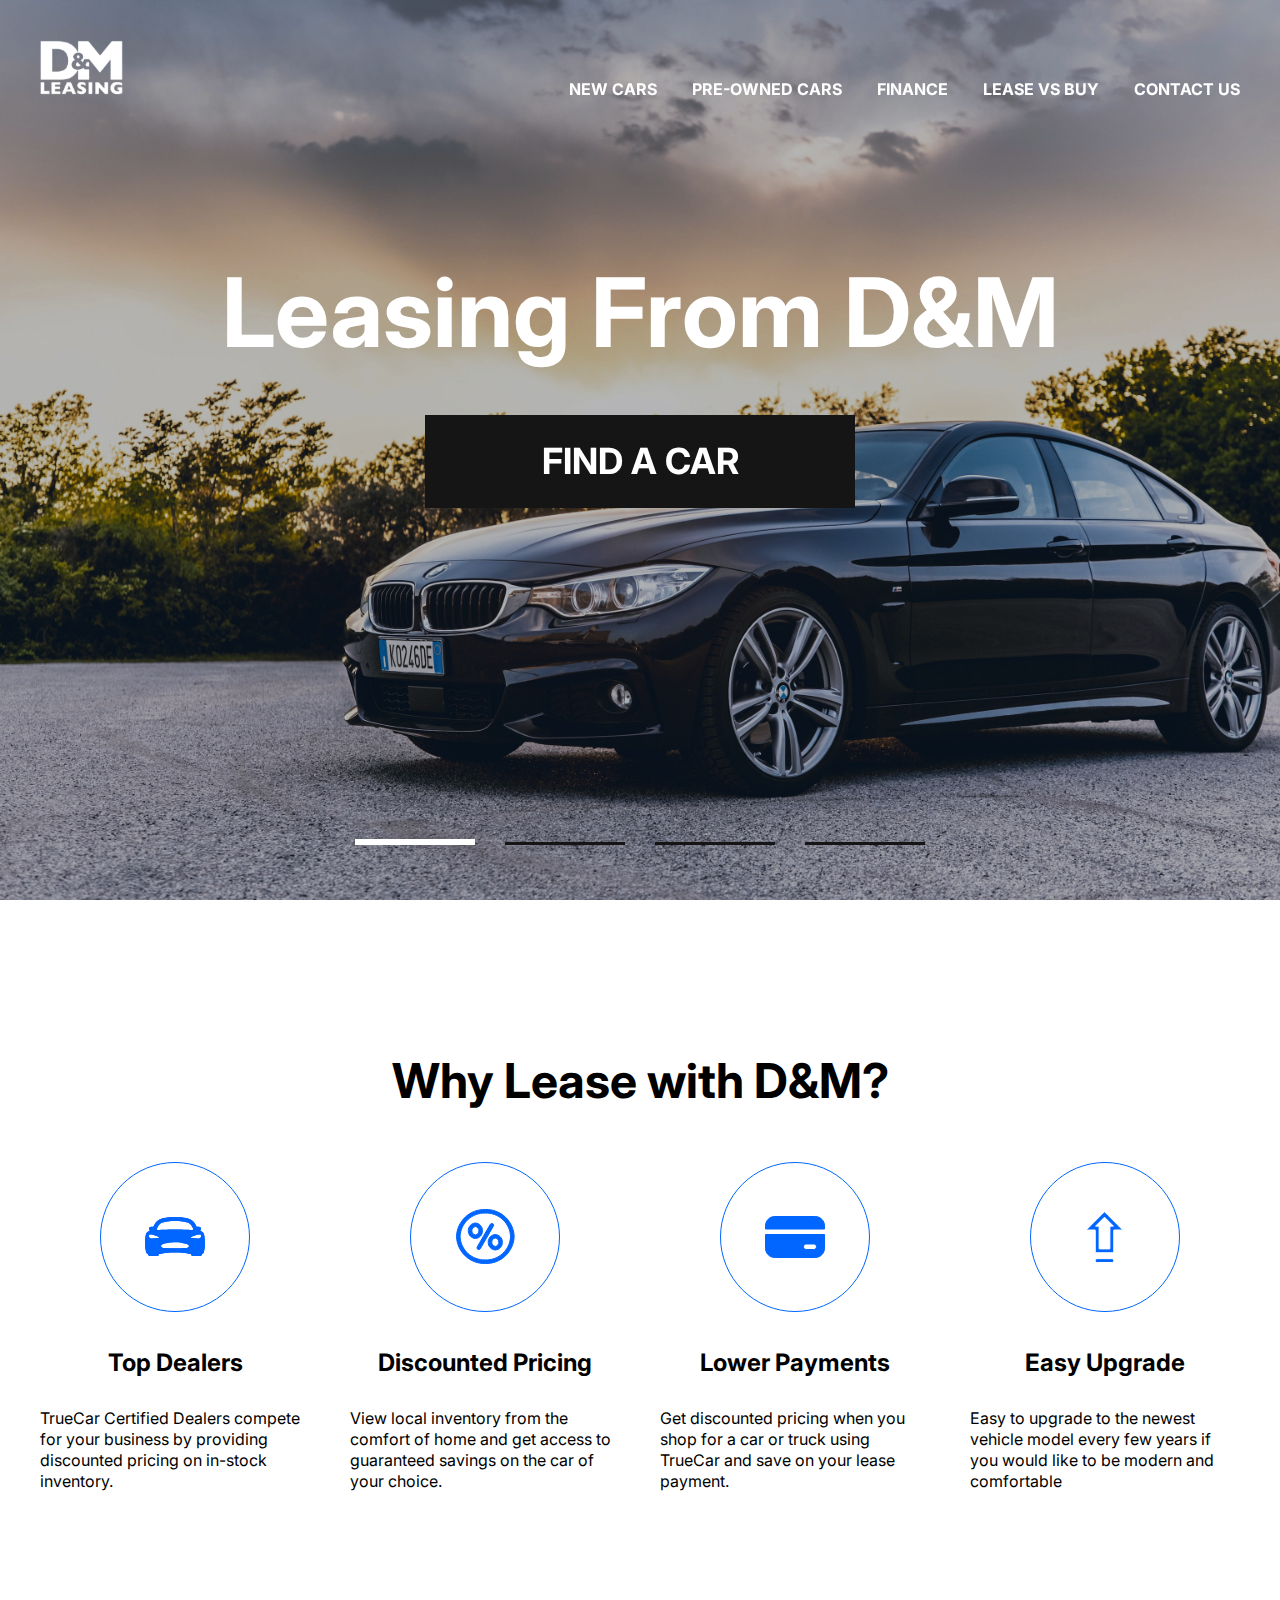
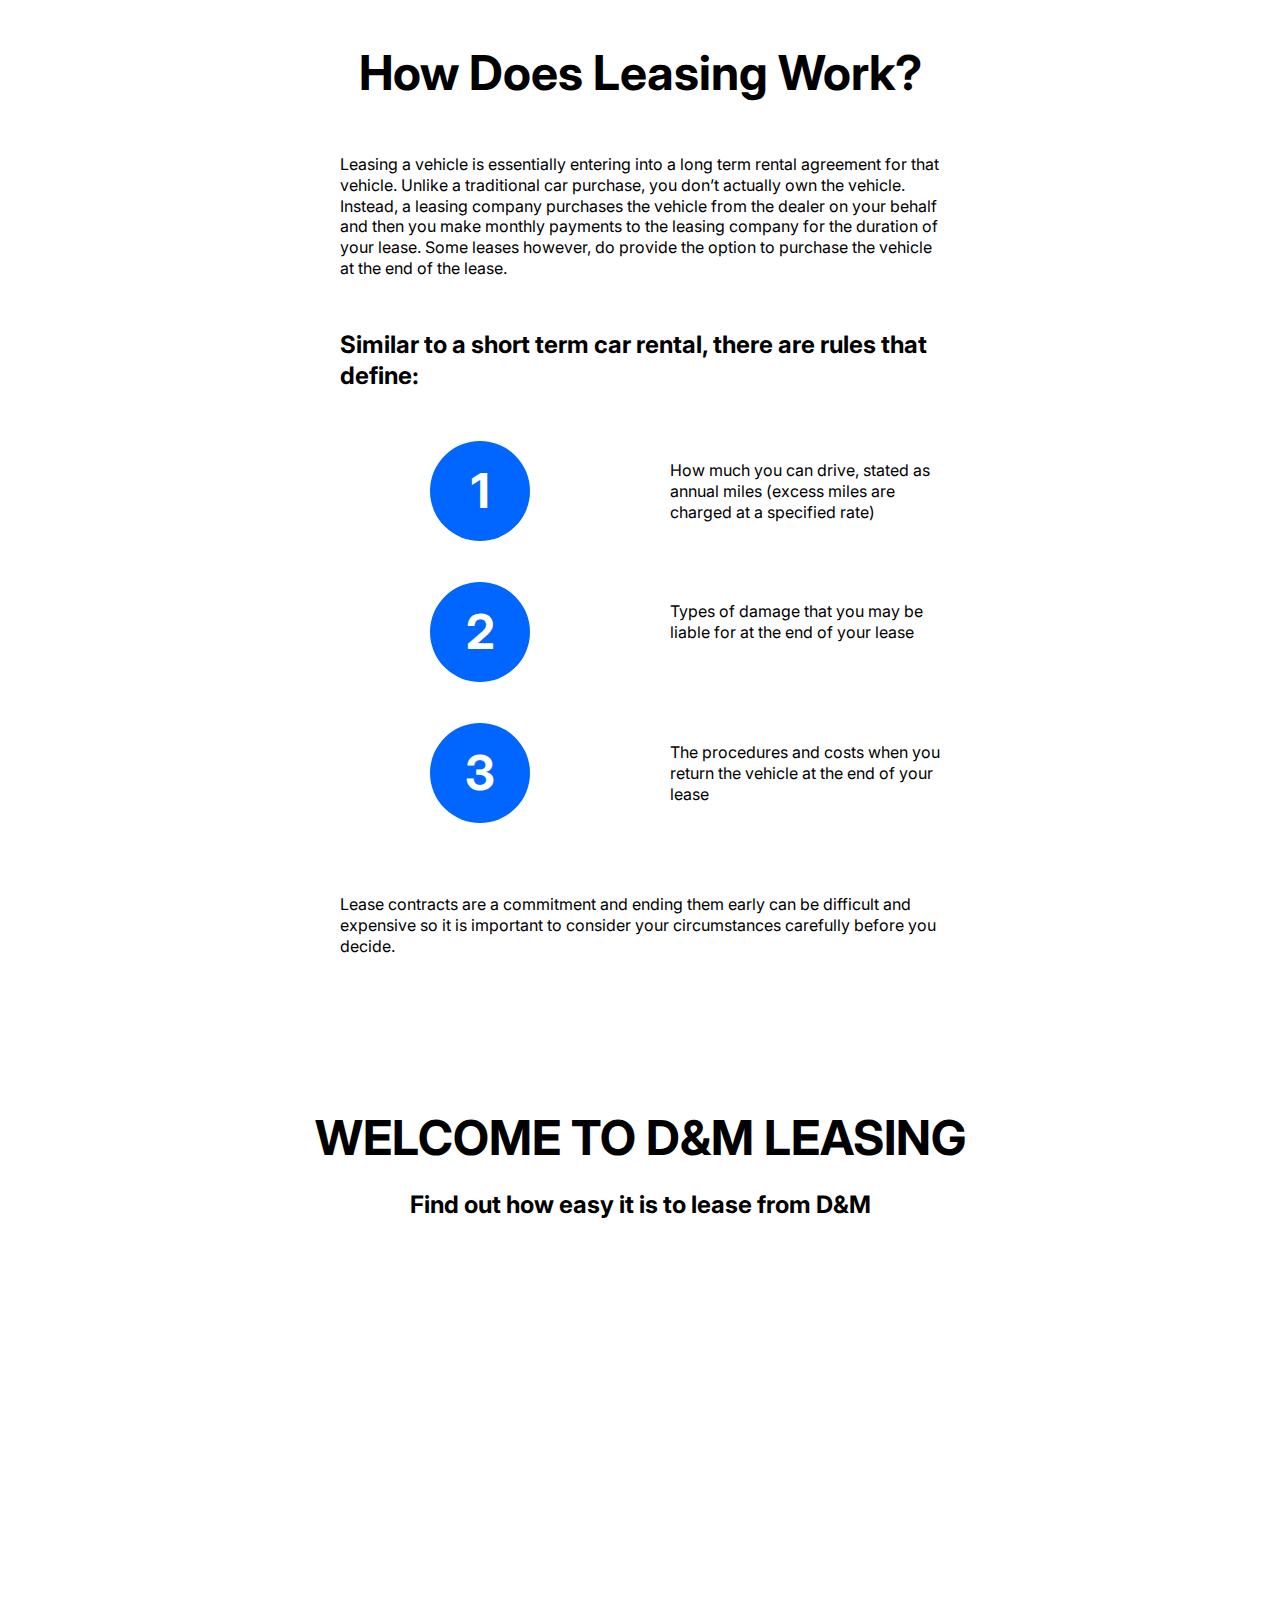
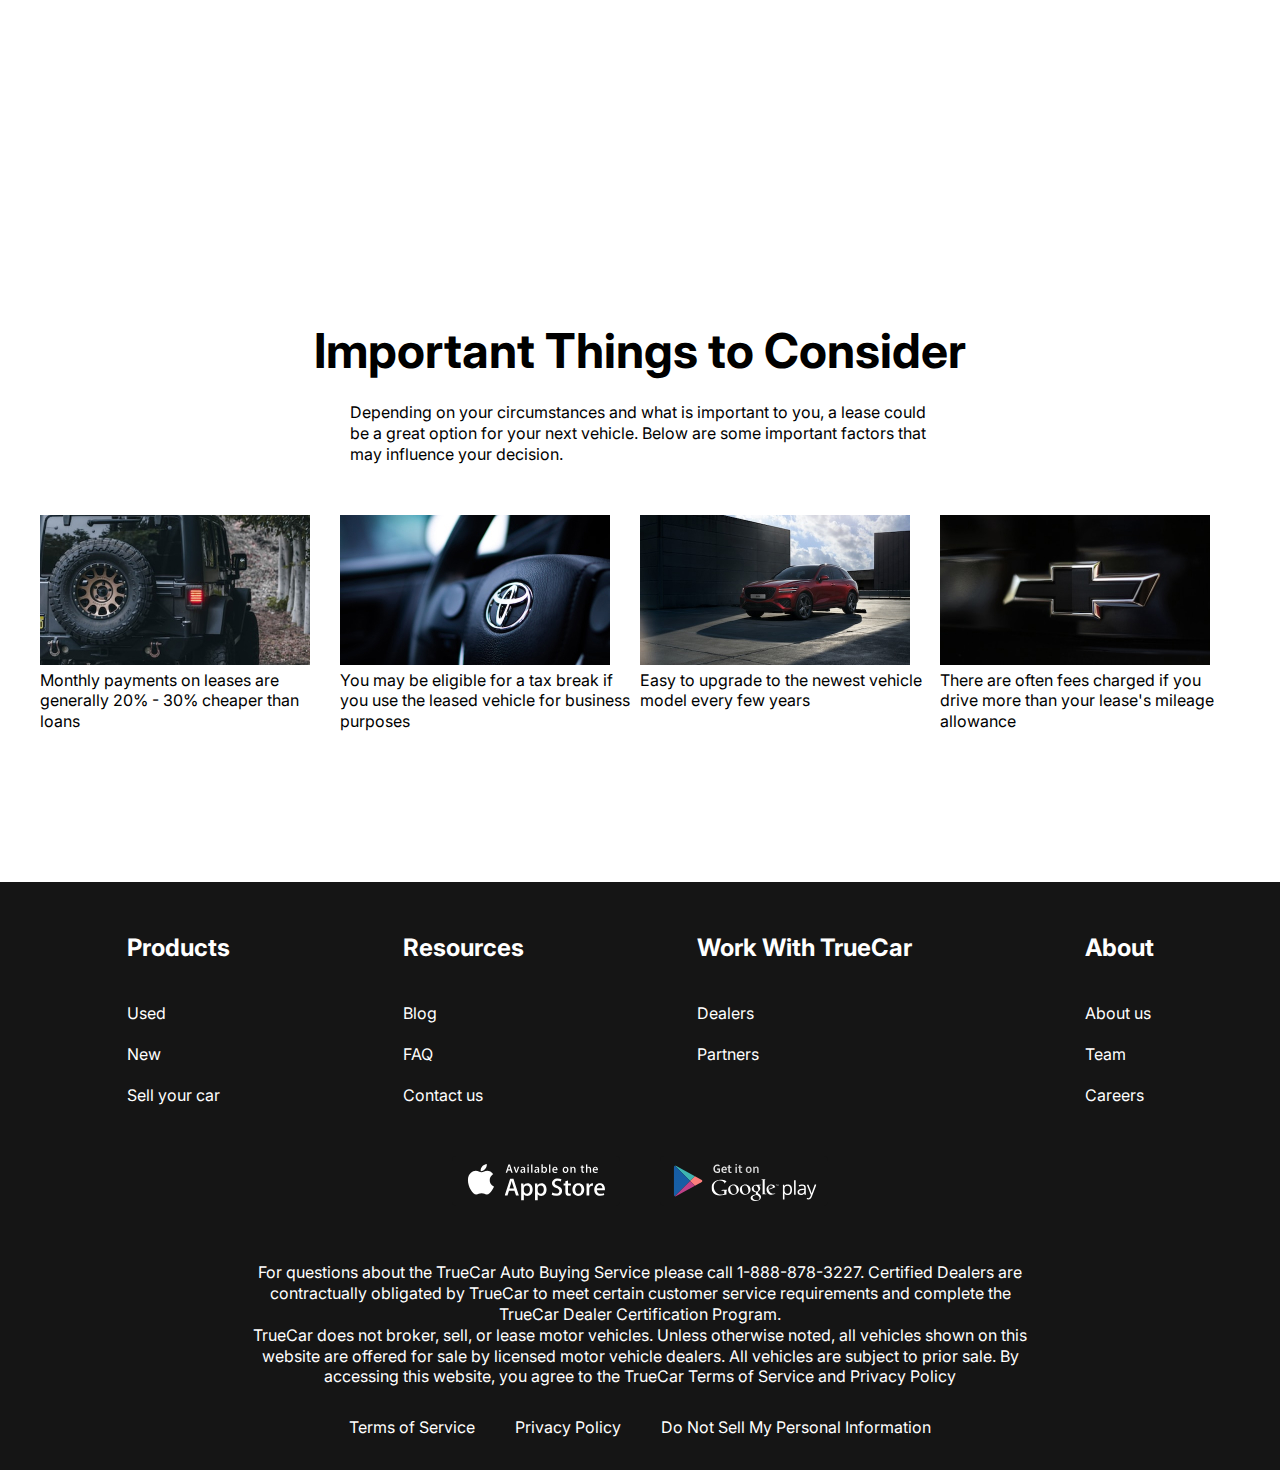
<file: index.html>
<!DOCTYPE html>
<html lang="en">

<head>
  <meta charset="UTF-8">
  <meta name="viewport" content="width=device-width, initial-scale=1.0">
  <title>Document</title>
  <link rel="preconnect" href="https://fonts.googleapis.com">
  <link rel="preconnect" href="https://fonts.gstatic.com" crossorigin>
  <link href="https://fonts.googleapis.com/css2?family=Inter:ital,opsz@0,14..32;1,14..32&display=swap" rel="stylesheet">
  <link href="https://fonts.googleapis.com/css2?family=Inter:ital,opsz,wght@0,14..32,700;1,14..32,700&display=swap"
    rel="stylesheet">
  <link rel="stylesheet" href="https://cdn.jsdelivr.net/npm/swiper@11/swiper-bundle.min.css" />
  <link rel="stylesheet" href="css/style.css">
</head>

<body>
  <div class="wrapper">

    <header class="header header-main">
      <div class="container">
        <div class="header__inner">
          <a href="index.html" class="logo">
            <img src="images/logo.svg" alt="" class="logo__img">
          </a>
          <nav class="menu">
            <button class="menu__btn">
              <span></span>
              <span></span>
              <span></span>
            </button>
            <ul class="menu__list">
              <li class="menu__list-item">
                <a href="new-cars.html" class="menu__list-link">NEW CARS</a>
              </li>
              <li class="menu__list-item">
                <a href="#" class="menu__list-link">PRE-OWNED CARS</a>
              </li>
              <li class="menu__list-item">
                <a href="#" class="menu__list-link">FINANCE</a>
              </li>
              <li class="menu__list-item">
                <a href="#" class="menu__list-link">LEASE VS BUY</a>
              </li>
              <li class="menu__list-item">
                <a href="contacts.html" class="menu__list-link">CONTACT US</a>
              </li>
            </ul>
          </nav>
        </div>
      </div>
    </header>

    <main class="main">
      <section class="top">
        <div class="container">
          <h1 class="title">
            Leasing From D&M
          </h1>
          <a href="new-cars.html" class="top__link">
            FIND A CAR
          </a>
        </div>
      </section>

      <div class="slider">
        <div class="swiper">
          <div class="swiper-wrapper">
            <div class="swiper-slide" style="background-image: url(images/slide-1.jpg);"></div>
            <div class="swiper-slide" style="background-image: url(images/slide-2.jpg);"></div>
            <div class="swiper-slide" style="background-image: url(images/slide-3.jpg);"></div>
            <div class="swiper-slide" style="background-image: url(images/slide-4.jpg);"></div>
          </div>
          <div class="swiper-pagination"></div>
        </div>

        <section class="why-lease">
          <div class="container">
            <h2 class="section-title">
              Why Lease with D&M?
            </h2>
            <ul class="why-lease__list">
              <li class="why-lease__item">
                <img src="images/why-lease-1.svg" alt="" class="why-lease__item-img">
                <h3 class="why-lease__item-title">
                  Top Dealers
                </h3>
                <p class="why-lease__item-text">
                  TrueCar Certified Dealers compete for your business by providing discounted pricing on in-stock
                  inventory.
                </p>
              </li>
              <li class="why-lease__item">
                <img src="images/why-lease-2.svg" alt="" class="why-lease__item-img">
                <h3 class="why-lease__item-title">
                  Discounted Pricing
                </h3>
                <p class="why-lease__item-text">
                  View local inventory from the comfort of home and get access to guaranteed savings on the car of your
                  choice.
                </p>
              </li>
              <li class="why-lease__item">
                <img src="images/why-lease-3.svg" alt="" class="why-lease__item-img">
                <h3 class="why-lease__item-title">
                  Lower Payments
                </h3>
                <p class="why-lease__item-text">
                  Get discounted pricing when you shop for a car or truck using TrueCar and save on your lease payment.
                </p>
              </li>
              <li class="why-lease__item">
                <img src="images/why-lease-4.svg" alt="" class="why-lease__item-img">
                <h3 class="why-lease__item-title">
                  Easy Upgrade
                </h3>
                <p class="why-lease__item-text">
                  Easy to upgrade to the newest vehicle model every few years if you would like to be modern and
                  comfortable
                </p>
              </li>
            </ul>
          </div>
        </section>

        <section class="how-does">
          <div class="container">
            <div class="how-does__inner">
              <h2 class="section-title">
                How Does Leasing Work?
              </h2>
              <p class="how-does__text">
                Leasing a vehicle is essentially entering into a long term rental agreement for that vehicle. Unlike a
                traditional car purchase, you don’t actually own the vehicle. Instead, a leasing company purchases the
                vehicle from the dealer on your behalf and then you make monthly payments to the leasing company for the
                duration of your lease. Some leases however, do provide the option to purchase the vehicle at the end of
                the lease.
              </p>
              <h4 class="how-does__title">
                Similar to a short term car rental, there are rules that define:
              </h4>
              <ol class="how-does__list">
                <li class="how-does__item">
                  How much you can drive, stated as annual miles (excess miles are charged at a specified rate)
                </li>
                <li class="how-does__item">
                  Types of damage that you may be liable for at the end of your lease
                </li>
                <li class="how-does__item">
                  The procedures and costs when you return the vehicle at the end of your lease
                </li>
              </ol>
              <p class="how-does__text">
                Lease contracts are a commitment and ending them early can be difficult and expensive so it is important
                to consider your circumstances carefully before you decide.
              </p>
            </div>
          </div>
        </section>

        <section class="video">
          <div class="container">
            <h2 class="section-title video__title">
              WELCOME TO D&M LEASING
            </h2>
            <p class="video-text">
              Find out how easy it is to lease from D&M
            </p>
            <iframe class="video__content" width="1000" height="500"
              src="https://www.youtube.com/embed/FeEUhbK7Qrw?si=JQ0vsrJFLrFVNSoC&amp;controls=0"
              title="YouTube video player" frameborder="0"
              allow="accelerometer; autoplay; clipboard-write; encrypted-media; gyroscope; picture-in-picture; web-share"
              referrerpolicy="strict-origin-when-cross-origin" allowfullscreen></iframe>
          </div>
        </section>

        <section class="important">
          <div class="container">
            <h2 class="section-title important__title">
              Important Things to Consider
            </h2>
            <p class="important__text">
              Depending on your circumstances and what is important to you, a lease could be a great option for your
              next vehicle. Below are some important factors that may influence your decision.
            </p>
            <ul class="important__list">
              <li class="important__item">
                <img src="images/imp-1.jpg" alt="" class="important__item-img">
                <p class="important__item-text">
                  Monthly payments on leases are generally 20% - 30% cheaper than loans
                </p>
              </li>
              <li class="important__item">
                <img src="images/imp-2.jpg" alt="" class="important__item-img">
                <p class="important__item-text">
                  You may be eligible for a tax break if you use the leased vehicle for business purposes
                </p>
              </li>
              <li class="important__item">
                <img src="images/imp-3.jpg" alt="" class="important__item-img">
                <p class="important__item-text">
                  Easy to upgrade to the newest vehicle model every few years
                </p>
              </li>
              <li class="important__item">
                <img src="images/imp-4.jpg" alt="" class="important__item-img">
                <p class="important__item-text">
                  There are often fees charged if you drive more than your lease's mileage allowance
                </p>
              </li>
            </ul>
          </div>
        </section>
    </main>

    <footer class="footer">
      <div class="container">
        <nav class="footer__menu">
          <ul class="footer__menu-list">
            <li class="footer__menu-item">
              <p class="footer__menu-title">Products</p>
            </li>
            <li class="footer__menu-item"><a href="#" class="footer__menu-link">Used</a></li>
            <li class="footer__menu-item"><a href="#" class="footer__menu-link">New</a></li>
            <li class="footer__menu-item"><a href="#" class="footer__menu-link">Sell your car</a></li>
          </ul>
          <ul class="footer__menu-list">
            <li class="footer__menu-item">
              <p class="footer__menu-title">Resources</p>
            </li>
            <li class="footer__menu-item"><a href="#" class="footer__menu-link">Blog</a></li>
            <li class="footer__menu-item"><a href="#" class="footer__menu-link">FAQ</a></li>
            <li class="footer__menu-item"><a href="#" class="footer__menu-link">Contact us</a></li>
          </ul>
          <ul class="footer__menu-list">
            <li class="footer__menu-item">
              <p class="footer__menu-title">Work With TrueCar</p>
            </li>
            <li class="footer__menu-item"><a href="#" class="footer__menu-link">Dealers</a></li>
            <li class="footer__menu-item"><a href="#" class="footer__menu-link">Partners</a></li>
          </ul>
          <ul class="footer__menu-list">
            <li class="footer__menu-item">
              <p class="footer__menu-title">About</p>
            </li>
            <li class="footer__menu-item"><a href="#" class="footer__menu-link">About us</a></li>
            <li class="footer__menu-item"><a href="#" class="footer__menu-link">Team</a></li>
            <li class="footer__menu-item"><a href="#" class="footer__menu-link">Careers</a></li>
          </ul>
        </nav>
        <ul class="app">
          <li class="app__item">
            <a href="#" class="app__item-link">
              <img class="app__item-img" src="images/app-store.svg" alt="">
            </a>
          </li>
          <li class="app__item">
            <a href="#" class="app__item-link">
              <img class="app__item-img" src="images/google-play.svg" alt="">
            </a>
          </li>
        </ul>
        <div class="footer__copy">
          <p class="footer__copy-text">
            For questions about the TrueCar Auto Buying Service please call 1-888-878-3227.
            Certified Dealers are contractually obligated by TrueCar to meet certain customer service requirements and
            complete the TrueCar Dealer Certification Program.
          </p>
          <p class="footer__copy-text">
            TrueCar does not broker, sell, or lease motor vehicles. Unless otherwise noted, all vehicles shown on this
            website are offered for sale by licensed motor vehicle dealers. All vehicles are subject to prior sale. By
            accessing this website, you agree to the TrueCar Terms of Service and Privacy Policy
          </p>
        </div>
        <nav class="copy__nav">
          <div class="copy__nav-list">
            <li class="copy__nav-item"><a href="#" class="copy__nav-link">Terms of Service</a></li>
            <li class="copy__nav-item"><a href="#" class="copy__nav-link">Privacy Policy</a></li>
            <li class="copy__nav-item"><a href="#" class="copy__nav-link">Do Not Sell My Personal Information</a></li>
          </div>
        </nav>
      </div>
    </footer>

  </div>

  <script src="https://cdn.jsdelivr.net/npm/swiper@11/swiper-bundle.min.js"></script>
  <script src="js/main.js"></script>
</body>

</html>
</file>
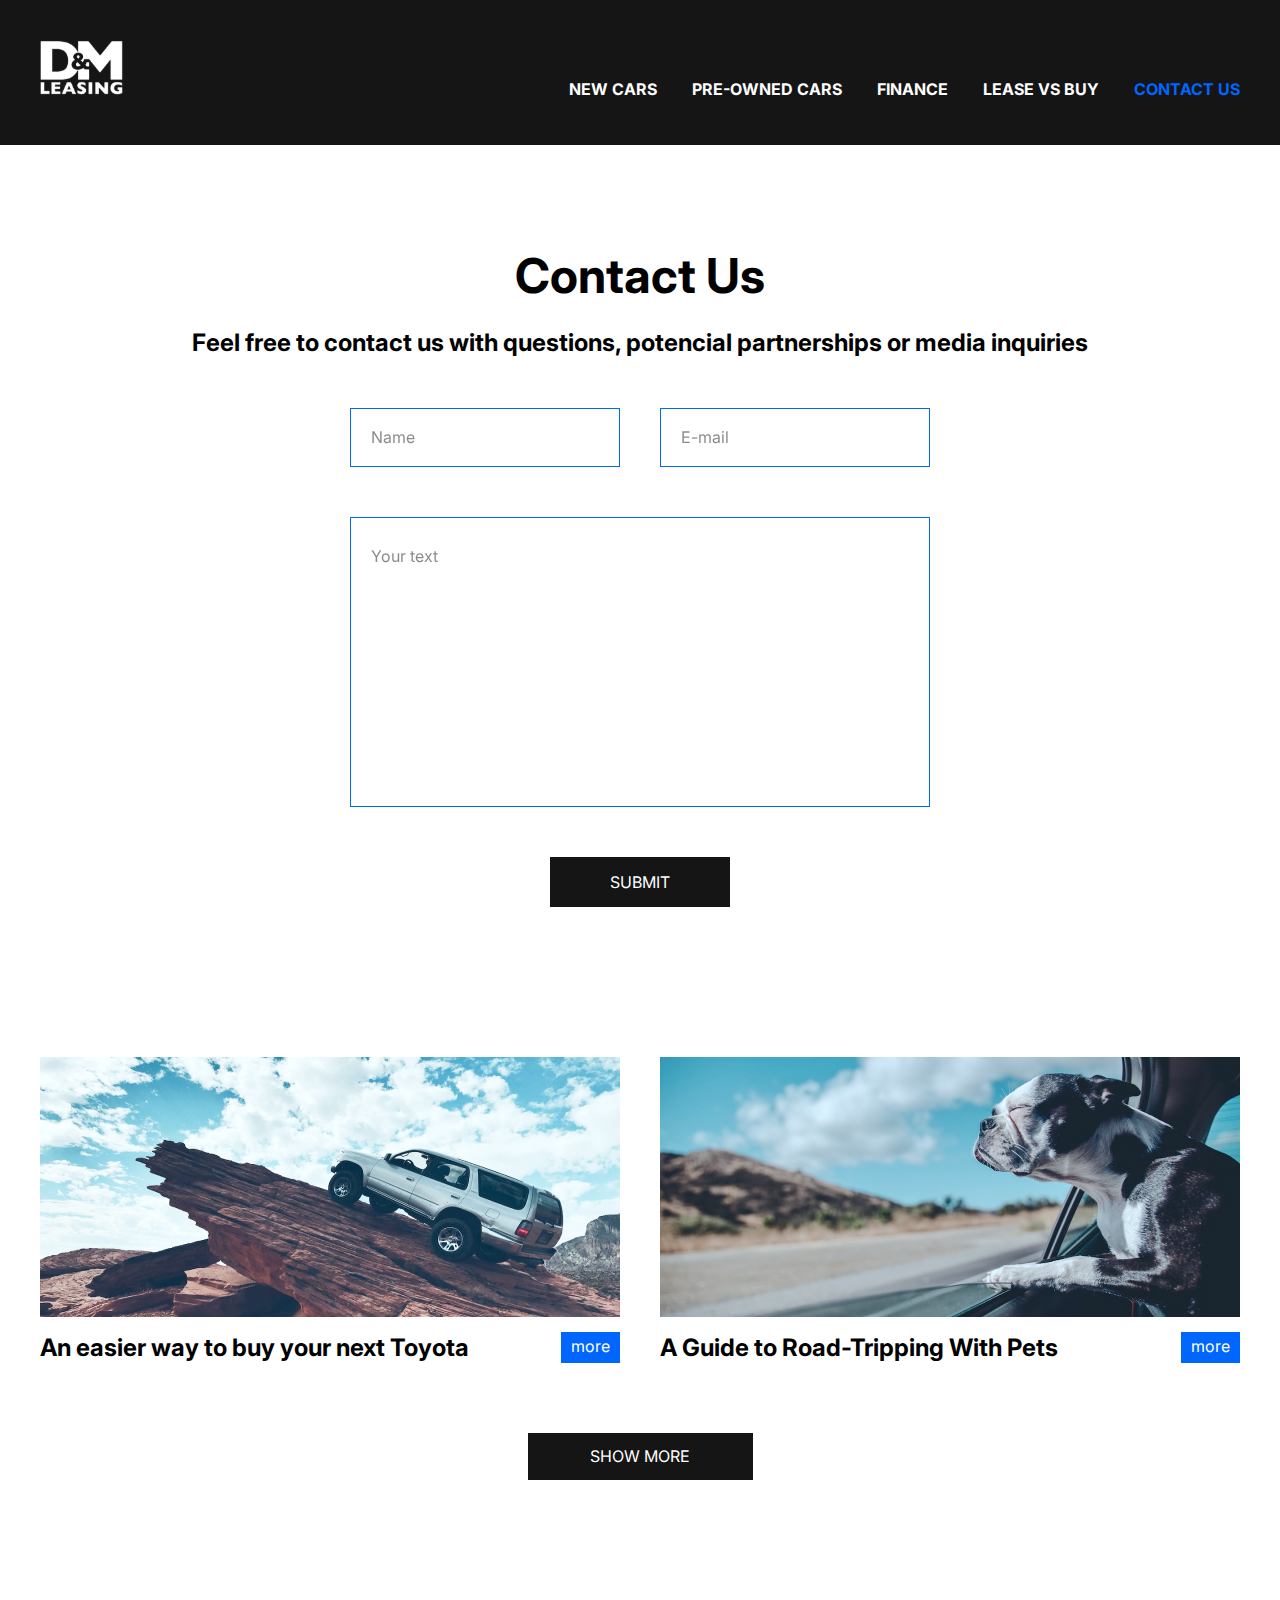
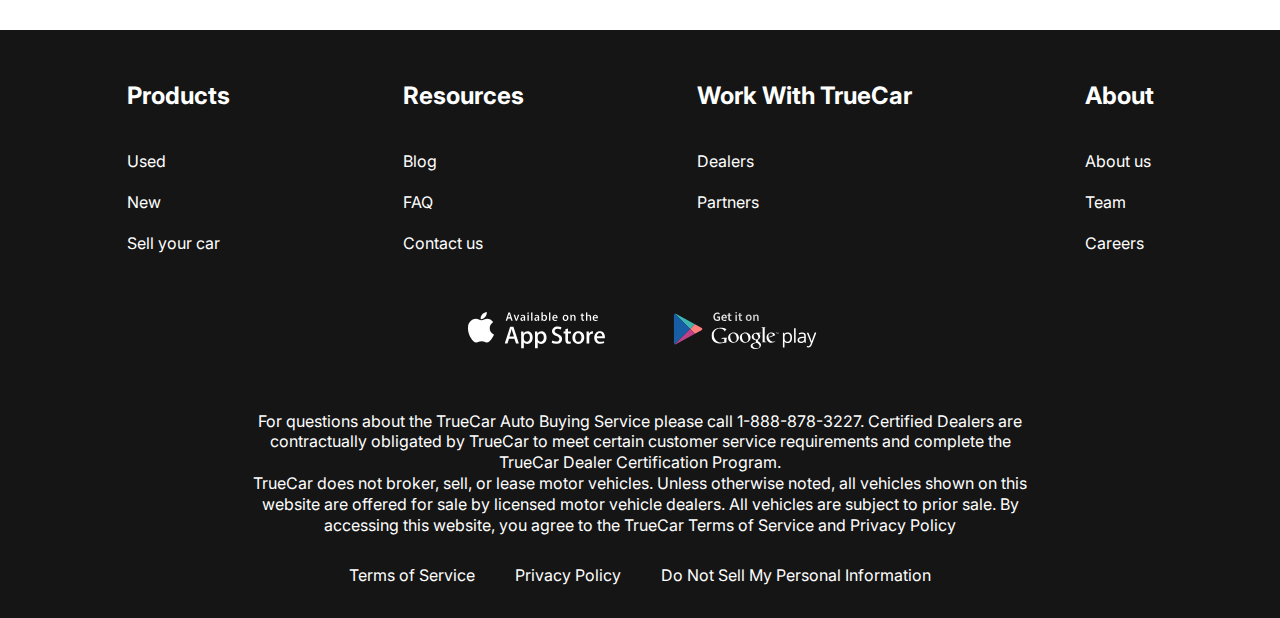
<file: contacts.html>
<!DOCTYPE html>
<html lang="en">

<head>
  <meta charset="UTF-8">
  <meta name="viewport" content="width=device-width, initial-scale=1.0">
  <title>Document</title>
  <link rel="preconnect" href="https://fonts.googleapis.com">
  <link rel="preconnect" href="https://fonts.gstatic.com" crossorigin>
  <link href="https://fonts.googleapis.com/css2?family=Inter:ital,opsz@0,14..32;1,14..32&display=swap" rel="stylesheet">
  <link href="https://fonts.googleapis.com/css2?family=Inter:ital,opsz,wght@0,14..32,700;1,14..32,700&display=swap"
    rel="stylesheet">
  <link rel="stylesheet" href="css/style.css">
</head>

<body>
  <div class="wrapper">

    <header class="header">
      <div class="container">
        <div class="header__inner">
          <a href="index.html" class="logo">
            <img src="images/logo.svg" alt="" class="logo__img">
          </a>
          <nav class="menu">
            <button class="menu__btn">
              <span></span>
              <span></span>
              <span></span>
            </button>
            <ul class="menu__list">
              <li class="menu__list-item">
                <a href="new-cars.html" class="menu__list-link">NEW CARS</a>
              </li>
              <li class="menu__list-item">
                <a href="#" class="menu__list-link">PRE-OWNED CARS</a>
              </li>
              <li class="menu__list-item">
                <a href="#" class="menu__list-link">FINANCE</a>
              </li>
              <li class="menu__list-item">
                <a href="#" class="menu__list-link">LEASE VS BUY</a>
              </li>
              <li class="menu__list-item">
                <a href="#" class="menu__list-link menu__list-link-active ">CONTACT US</a>
              </li>
            </ul>
          </nav>
        </div>
      </div>
    </header>

    <main class="main">
      <section class="contacts">
        <div class="container">
          <h2 class="section-title contacts__title">
            Contact Us
          </h2>
          <p class="contacts__text">
            Feel free to contact us with questions, potencial partnerships or media inquiries
          </p>
          <form action="#" class="form">
            <input type="text" class="form__input" placeholder="Name">
            <input type="email" class="form__input" placeholder="E-mail">
            <textarea name="" id="" class="form__textarea" placeholder="Your text"></textarea>
            <button class="form__btn" type="submit">SUBMIT</button>
          </form>
        </div>
      </section>

      <section class="blog">
        <div class="container">
          <div class="blog__items">
            <div class="blog__item">
              <img src="images/blog-1.jpg" alt="" class="blog__item-img">
              <h4 class="blog__item-title">
                An easier way to buy your next Toyota
              </h4>
              <a href="#" class="blog__item-link">more</a>
            </div>
            <div class="blog__item">
              <img src="images/blog-2.jpg" alt="" class="blog__item-img">
              <h4 class="blog__item-title">
                A Guide to Road-Tripping With Pets
              </h4>
              <a href="#" class="blog__item-link">more</a>
            </div>
          </div>
          <a href="#" class="showmore-link">SHOW MORE</a>
        </div>
      </section>
    </main>

    <footer class="footer">
      <div class="container">
        <nav class="footer__menu">
          <ul class="footer__menu-list">
            <li class="footer__menu-item">
              <p class="footer__menu-title">Products</p>
            </li>
            <li class="footer__menu-item"><a href="#" class="footer__menu-link">Used</a></li>
            <li class="footer__menu-item"><a href="#" class="footer__menu-link">New</a></li>
            <li class="footer__menu-item"><a href="#" class="footer__menu-link">Sell your car</a></li>
          </ul>
          <ul class="footer__menu-list">
            <li class="footer__menu-item">
              <p class="footer__menu-title">Resources</p>
            </li>
            <li class="footer__menu-item"><a href="#" class="footer__menu-link">Blog</a></li>
            <li class="footer__menu-item"><a href="#" class="footer__menu-link">FAQ</a></li>
            <li class="footer__menu-item"><a href="#" class="footer__menu-link">Contact us</a></li>
          </ul>
          <ul class="footer__menu-list">
            <li class="footer__menu-item">
              <p class="footer__menu-title">Work With TrueCar</p>
            </li>
            <li class="footer__menu-item"><a href="#" class="footer__menu-link">Dealers</a></li>
            <li class="footer__menu-item"><a href="#" class="footer__menu-link">Partners</a></li>
          </ul>
          <ul class="footer__menu-list">
            <li class="footer__menu-item">
              <p class="footer__menu-title">About</p>
            </li>
            <li class="footer__menu-item"><a href="#" class="footer__menu-link">About us</a></li>
            <li class="footer__menu-item"><a href="#" class="footer__menu-link">Team</a></li>
            <li class="footer__menu-item"><a href="#" class="footer__menu-link">Careers</a></li>
          </ul>
        </nav>
        <ul class="app">
          <li class="app__item">
            <a href="#" class="app__item-link">
              <img class="app__item-img" src="images/app-store.svg" alt="">
            </a>
          </li>
          <li class="app__item">
            <a href="#" class="app__item-link">
              <img class="app__item-img" src="images/google-play.svg" alt="">
            </a>
          </li>
        </ul>
        <div class="footer__copy">
          <p class="footer__copy-text">
            For questions about the TrueCar Auto Buying Service please call 1-888-878-3227.
            Certified Dealers are contractually obligated by TrueCar to meet certain customer service requirements and
            complete the TrueCar Dealer Certification Program.
          </p>
          <p class="footer__copy-text">
            TrueCar does not broker, sell, or lease motor vehicles. Unless otherwise noted, all vehicles shown on this
            website are offered for sale by licensed motor vehicle dealers. All vehicles are subject to prior sale. By
            accessing this website, you agree to the TrueCar Terms of Service and Privacy Policy
          </p>
        </div>
        <nav class="copy__nav">
          <div class="copy__nav-list">
            <li class="copy__nav-item"><a href="#" class="copy__nav-link">Terms of Service</a></li>
            <li class="copy__nav-item"><a href="#" class="copy__nav-link">Privacy Policy</a></li>
            <li class="copy__nav-item"><a href="#" class="copy__nav-link">Do Not Sell My Personal Information</a></li>
          </div>
        </nav>
      </div>
    </footer>

  </div>

  <script src="js/main.js"></script>
</body>

</html>
</file>
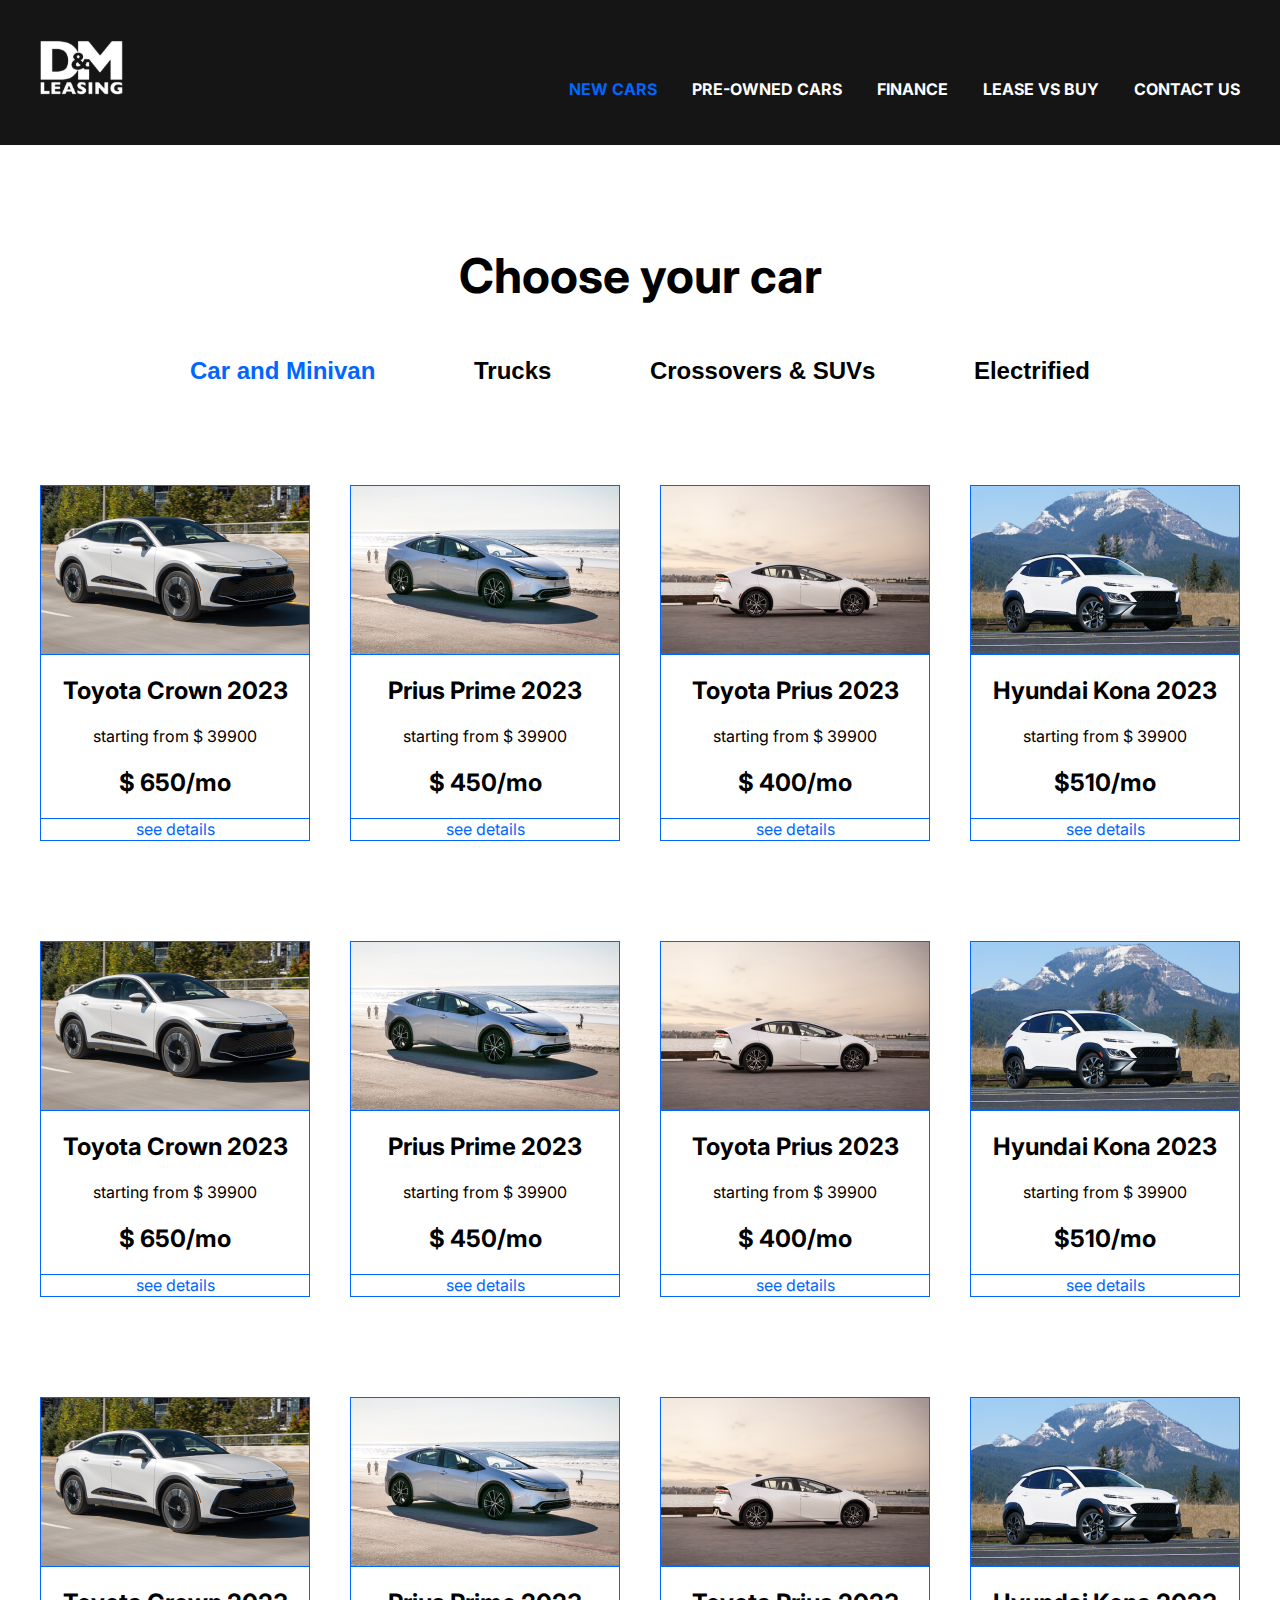
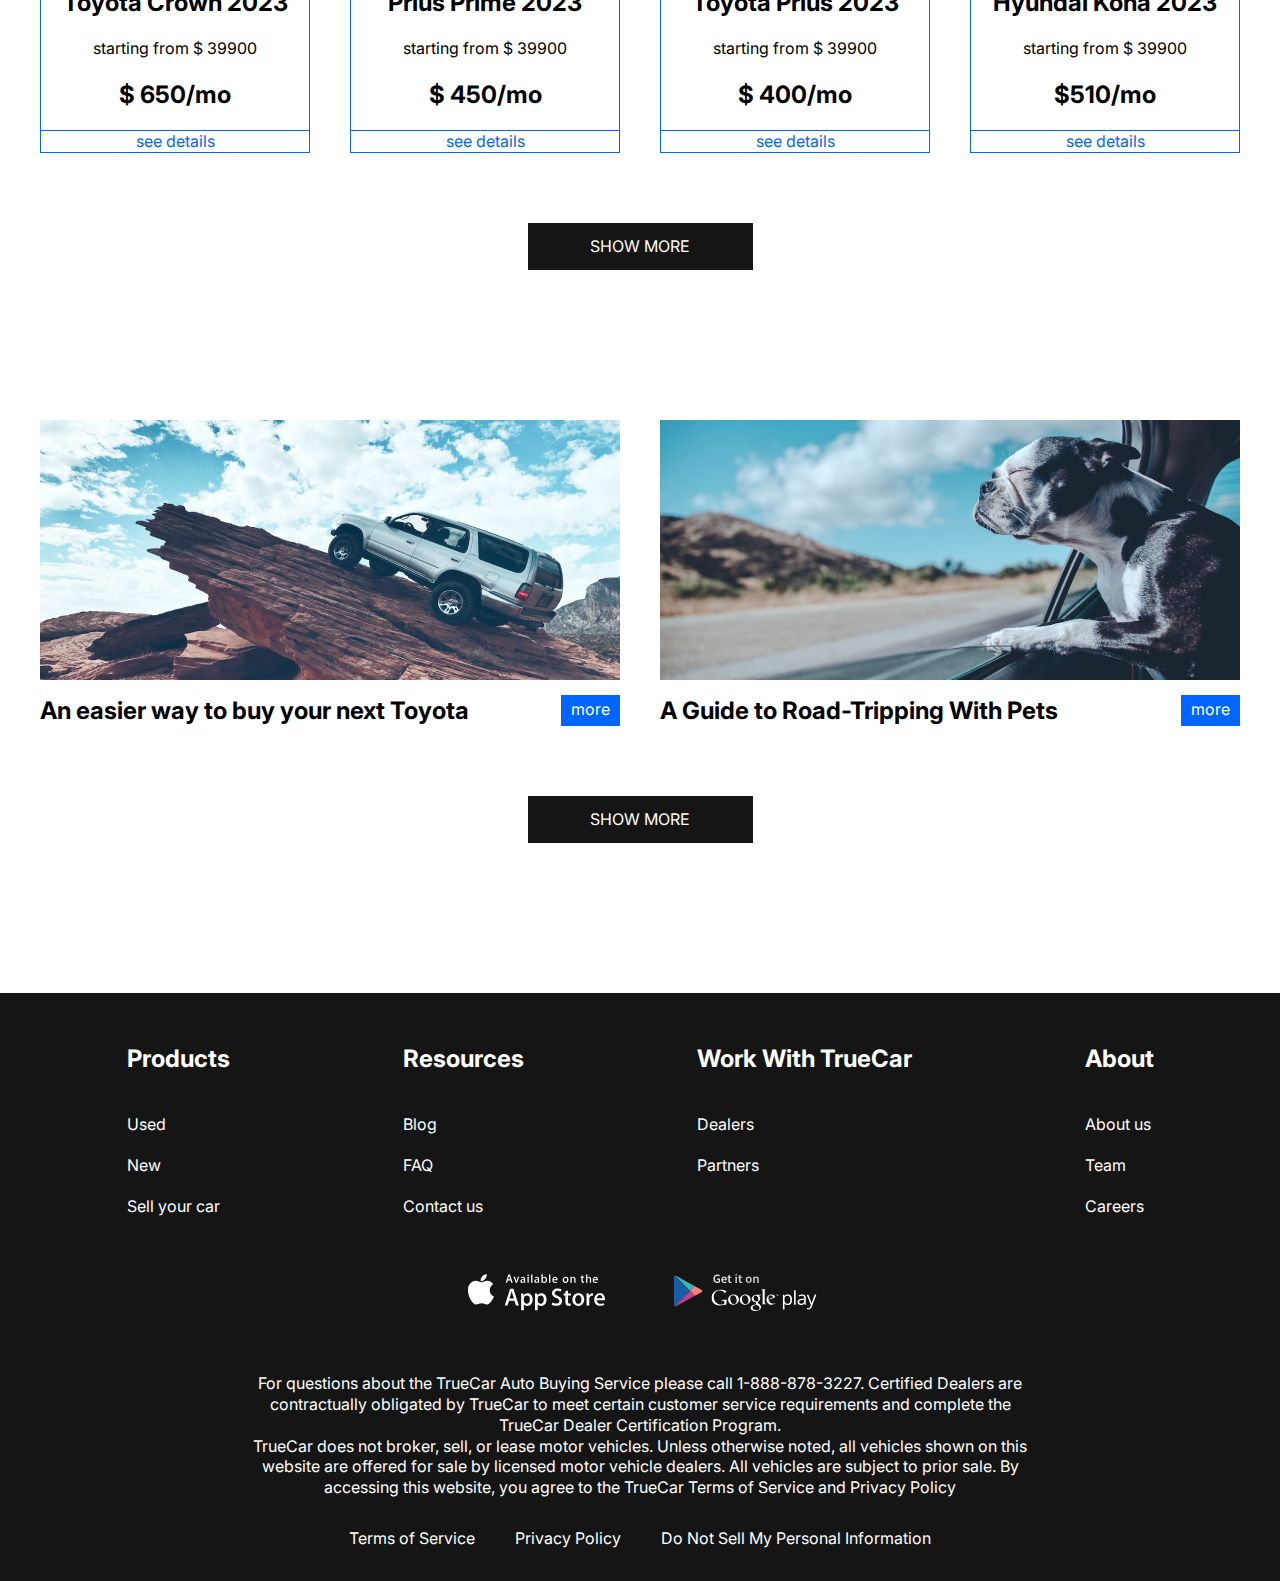
<file: new-cars.html>
<!DOCTYPE html>
<html lang="en">

<head>
  <meta charset="UTF-8">
  <meta name="viewport" content="width=device-width, initial-scale=1.0">
  <title>Document</title>
  <link rel="preconnect" href="https://fonts.googleapis.com">
  <link rel="preconnect" href="https://fonts.gstatic.com" crossorigin>
  <link href="https://fonts.googleapis.com/css2?family=Inter:ital,opsz@0,14..32;1,14..32&display=swap" rel="stylesheet">
  <link href="https://fonts.googleapis.com/css2?family=Inter:ital,opsz,wght@0,14..32,700;1,14..32,700&display=swap"
    rel="stylesheet">
  <link rel="stylesheet" href="css/style.css">
</head>

<body>
  <div class="wrapper">

    <header class="header">
      <div class="container">
        <div class="header__inner">
          <a href="index.html" class="logo">
            <img src="images/logo.svg" alt="" class="logo__img">
          </a>
          <nav class="menu">
            <button class="menu__btn">
              <span></span>
              <span></span>
              <span></span>
            </button>
            <ul class="menu__list">
              <li class="menu__list-item">
                <a href="#" class="menu__list-link menu__list-link-active">NEW CARS</a>
              </li>
              <li class="menu__list-item">
                <a href="#" class="menu__list-link">PRE-OWNED CARS</a>
              </li>
              <li class="menu__list-item">
                <a href="#" class="menu__list-link">FINANCE</a>
              </li>
              <li class="menu__list-item">
                <a href="#" class="menu__list-link">LEASE VS BUY</a>
              </li>
              <li class="menu__list-item">
                <a href="contacts.html" class="menu__list-link">CONTACT US</a>
              </li>
            </ul>
          </nav>
        </div>
      </div>
    </header>

    <main class="main">
      <section class="choose">
        <div class="container">
          <h2 class="section-title">
            Choose your car
          </h2>
          <div class="tabs">
            <div class="tabs__btn">
              <button class="tabs__btn-item tabs__btn-item--active" data-button="content-1">Car and Minivan</button>
              <button class="tabs__btn-item" data-button="content-2">Trucks</button>
              <button class="tabs__btn-item" data-button="content-3">Crossovers & SUVs</button>
              <button class="tabs__btn-item" data-button="content-4">Electrified</button>
            </div>
            <div class="tabs__content">
              <div class="tabs__content-item tabs__content-item--active" id="content-1">
                <div class="card">
                  <img src="images/card-1.jpg" alt="" class="card__img">
                  <div class="card__content">
                    <h4 class="card__title">Toyota Crown 2023</h4>
                    <p class="card__text">starting from $ 39900</p>
                    <p class="card__price">$ 650/mo</p>
                  </div>
                  <a href="#" class="card__link">see details</a>
                </div>
                <div class="card">
                  <img src="images/card-2.jpg" alt="" class="card__img">
                  <div class="card__content">
                    <h4 class="card__title">Prius Prime 2023</h4>
                    <p class="card__text">starting from $ 39900</p>
                    <p class="card__price"> $ 450/mo</p>
                  </div>
                  <a href="#" class="card__link">see details</a>
                </div>
                <div class="card">
                  <img src="images/card-3.jpg" alt="" class="card__img">
                  <div class="card__content">
                    <h4 class="card__title">Toyota Prius 2023</h4>
                    <p class="card__text">starting from $ 39900</p>
                    <p class="card__price"> $ 400/mo</p>
                  </div>
                  <a href="#" class="card__link">see details</a>
                </div>
                <div class="card">
                  <img src="images/card-4.jpg" alt="" class="card__img">
                  <div class="card__content">
                    <h4 class="card__title">Hyundai Kona 2023</h4>
                    <p class="card__text">starting from $ 39900</p>
                    <p class="card__price">$510/mo</p>
                  </div>
                  <a href="#" class="card__link">see details</a>
                </div>
                <div class="card">
                  <img src="images/card-1.jpg" alt="" class="card__img">
                  <div class="card__content">
                    <h4 class="card__title">Toyota Crown 2023</h4>
                    <p class="card__text">starting from $ 39900</p>
                    <p class="card__price">$ 650/mo</p>
                  </div>
                  <a href="#" class="card__link">see details</a>
                </div>
                <div class="card">
                  <img src="images/card-2.jpg" alt="" class="card__img">
                  <div class="card__content">
                    <h4 class="card__title">Prius Prime 2023</h4>
                    <p class="card__text">starting from $ 39900</p>
                    <p class="card__price"> $ 450/mo</p>
                  </div>
                  <a href="#" class="card__link">see details</a>
                </div>
                <div class="card">
                  <img src="images/card-3.jpg" alt="" class="card__img">
                  <div class="card__content">
                    <h4 class="card__title">Toyota Prius 2023</h4>
                    <p class="card__text">starting from $ 39900</p>
                    <p class="card__price"> $ 400/mo</p>
                  </div>
                  <a href="#" class="card__link">see details</a>
                </div>
                <div class="card">
                  <img src="images/card-4.jpg" alt="" class="card__img">
                  <div class="card__content">
                    <h4 class="card__title">Hyundai Kona 2023</h4>
                    <p class="card__text">starting from $ 39900</p>
                    <p class="card__price">$510/mo</p>
                  </div>
                  <a href="#" class="card__link">see details</a>
                </div>
                <div class="card">
                  <img src="images/card-1.jpg" alt="" class="card__img">
                  <div class="card__content">
                    <h4 class="card__title">Toyota Crown 2023</h4>
                    <p class="card__text">starting from $ 39900</p>
                    <p class="card__price">$ 650/mo</p>
                  </div>
                  <a href="#" class="card__link">see details</a>
                </div>
                <div class="card">
                  <img src="images/card-2.jpg" alt="" class="card__img">
                  <div class="card__content">
                    <h4 class="card__title">Prius Prime 2023</h4>
                    <p class="card__text">starting from $ 39900</p>
                    <p class="card__price"> $ 450/mo</p>
                  </div>
                  <a href="#" class="card__link">see details</a>
                </div>
                <div class="card">
                  <img src="images/card-3.jpg" alt="" class="card__img">
                  <div class="card__content">
                    <h4 class="card__title">Toyota Prius 2023</h4>
                    <p class="card__text">starting from $ 39900</p>
                    <p class="card__price"> $ 400/mo</p>
                  </div>
                  <a href="#" class="card__link">see details</a>
                </div>
                <div class="card">
                  <img src="images/card-4.jpg" alt="" class="card__img">
                  <div class="card__content">
                    <h4 class="card__title">Hyundai Kona 2023</h4>
                    <p class="card__text">starting from $ 39900</p>
                    <p class="card__price">$510/mo</p>
                  </div>
                  <a href="#" class="card__link">see details</a>
                </div>
              </div>
              <div class="tabs__content-item" id="content-2">
                <div class="card">
                  <img src="images/card-1.jpg" alt="" class="card__img">
                  <div class="card__content">
                    <h4 class="card__title">Toyota Crown 2023</h4>
                    <p class="card__text">starting from $ 39900</p>
                    <p class="card__price">$ 650/mo</p>
                  </div>
                  <a href="#" class="card__link">see details</a>
                </div>
                <div class="card">
                  <img src="images/card-2.jpg" alt="" class="card__img">
                  <div class="card__content">
                    <h4 class="card__title">Prius Prime 2023</h4>
                    <p class="card__text">starting from $ 39900</p>
                    <p class="card__price"> $ 450/mo</p>
                  </div>
                  <a href="#" class="card__link">see details</a>
                </div>
                <div class="card">
                  <img src="images/card-3.jpg" alt="" class="card__img">
                  <div class="card__content">
                    <h4 class="card__title">Toyota Prius 2023</h4>
                    <p class="card__text">starting from $ 39900</p>
                    <p class="card__price"> $ 400/mo</p>
                  </div>
                  <a href="#" class="card__link">see details</a>
                </div>
                <div class="card">
                  <img src="images/card-4.jpg" alt="" class="card__img">
                  <div class="card__content">
                    <h4 class="card__title">Hyundai Kona 2023</h4>
                    <p class="card__text">starting from $ 39900</p>
                    <p class="card__price">$510/mo</p>
                  </div>
                  <a href="#" class="card__link">see details</a>
                </div>
              </div>
              <div class="tabs__content-item" id="content-3">
                <div class="card">
                  <img src="images/card-1.jpg" alt="" class="card__img">
                  <div class="card__content">
                    <h4 class="card__title">Toyota Crown 2023</h4>
                    <p class="card__text">starting from $ 39900</p>
                    <p class="card__price">$ 650/mo</p>
                  </div>
                  <a href="#" class="card__link">see details</a>
                </div>
                <div class="card">
                  <img src="images/card-2.jpg" alt="" class="card__img">
                  <div class="card__content">
                    <h4 class="card__title">Prius Prime 2023</h4>
                    <p class="card__text">starting from $ 39900</p>
                    <p class="card__price"> $ 450/mo</p>
                  </div>
                  <a href="#" class="card__link">see details</a>
                </div>
                <div class="card">
                  <img src="images/card-3.jpg" alt="" class="card__img">
                  <div class="card__content">
                    <h4 class="card__title">Toyota Prius 2023</h4>
                    <p class="card__text">starting from $ 39900</p>
                    <p class="card__price"> $ 400/mo</p>
                  </div>
                  <a href="#" class="card__link">see details</a>
                </div>
                <div class="card">
                  <img src="images/card-4.jpg" alt="" class="card__img">
                  <div class="card__content">
                    <h4 class="card__title">Hyundai Kona 2023</h4>
                    <p class="card__text">starting from $ 39900</p>
                    <p class="card__price">$510/mo</p>
                  </div>
                  <a href="#" class="card__link">see details</a>
                </div>
                <div class="card">
                  <img src="images/card-1.jpg" alt="" class="card__img">
                  <div class="card__content">
                    <h4 class="card__title">Toyota Crown 2023</h4>
                    <p class="card__text">starting from $ 39900</p>
                    <p class="card__price">$ 650/mo</p>
                  </div>
                  <a href="#" class="card__link">see details</a>
                </div>
                <div class="card">
                  <img src="images/card-2.jpg" alt="" class="card__img">
                  <div class="card__content">
                    <h4 class="card__title">Prius Prime 2023</h4>
                    <p class="card__text">starting from $ 39900</p>
                    <p class="card__price"> $ 450/mo</p>
                  </div>
                  <a href="#" class="card__link">see details</a>
                </div>
                <div class="card">
                  <img src="images/card-3.jpg" alt="" class="card__img">
                  <div class="card__content">
                    <h4 class="card__title">Toyota Prius 2023</h4>
                    <p class="card__text">starting from $ 39900</p>
                    <p class="card__price"> $ 400/mo</p>
                  </div>
                  <a href="#" class="card__link">see details</a>
                </div>
                <div class="card">
                  <img src="images/card-4.jpg" alt="" class="card__img">
                  <div class="card__content">
                    <h4 class="card__title">Hyundai Kona 2023</h4>
                    <p class="card__text">starting from $ 39900</p>
                    <p class="card__price">$510/mo</p>
                  </div>
                  <a href="#" class="card__link">see details</a>
                </div>
              </div>
              <div class="tabs__content-item" id="content-4">
                <div class="card">
                  <img src="images/card-1.jpg" alt="" class="card__img">
                  <div class="card__content">
                    <h4 class="card__title">Toyota Crown 2023</h4>
                    <p class="card__text">starting from $ 39900</p>
                    <p class="card__price">$ 650/mo</p>
                  </div>
                  <a href="#" class="card__link">see details</a>
                </div>
                <div class="card">
                  <img src="images/card-2.jpg" alt="" class="card__img">
                  <div class="card__content">
                    <h4 class="card__title">Prius Prime 2023</h4>
                    <p class="card__text">starting from $ 39900</p>
                    <p class="card__price"> $ 450/mo</p>
                  </div>
                  <a href="#" class="card__link">see details</a>
                </div>
                <div class="card">
                  <img src="images/card-3.jpg" alt="" class="card__img">
                  <div class="card__content">
                    <h4 class="card__title">Toyota Prius 2023</h4>
                    <p class="card__text">starting from $ 39900</p>
                    <p class="card__price"> $ 400/mo</p>
                  </div>
                  <a href="#" class="card__link">see details</a>
                </div>
                <div class="card">
                  <img src="images/card-4.jpg" alt="" class="card__img">
                  <div class="card__content">
                    <h4 class="card__title">Hyundai Kona 2023</h4>
                    <p class="card__text">starting from $ 39900</p>
                    <p class="card__price">$510/mo</p>
                  </div>
                  <a href="#" class="card__link">see details</a>
                </div>
                <div class="card">
                  <img src="images/card-1.jpg" alt="" class="card__img">
                  <div class="card__content">
                    <h4 class="card__title">Toyota Crown 2023</h4>
                    <p class="card__text">starting from $ 39900</p>
                    <p class="card__price">$ 650/mo</p>
                  </div>
                  <a href="#" class="card__link">see details</a>
                </div>
                <div class="card">
                  <img src="images/card-2.jpg" alt="" class="card__img">
                  <div class="card__content">
                    <h4 class="card__title">Prius Prime 2023</h4>
                    <p class="card__text">starting from $ 39900</p>
                    <p class="card__price"> $ 450/mo</p>
                  </div>
                  <a href="#" class="card__link">see details</a>
                </div>
                <div class="card">
                  <img src="images/card-3.jpg" alt="" class="card__img">
                  <div class="card__content">
                    <h4 class="card__title">Toyota Prius 2023</h4>
                    <p class="card__text">starting from $ 39900</p>
                    <p class="card__price"> $ 400/mo</p>
                  </div>
                  <a href="#" class="card__link">see details</a>
                </div>
                <div class="card">
                  <img src="images/card-4.jpg" alt="" class="card__img">
                  <div class="card__content">
                    <h4 class="card__title">Hyundai Kona 2023</h4>
                    <p class="card__text">starting from $ 39900</p>
                    <p class="card__price">$510/mo</p>
                  </div>
                  <a href="#" class="card__link">see details</a>
                </div>
                <div class="card">
                  <img src="images/card-1.jpg" alt="" class="card__img">
                  <div class="card__content">
                    <h4 class="card__title">Toyota Crown 2023</h4>
                    <p class="card__text">starting from $ 39900</p>
                    <p class="card__price">$ 650/mo</p>
                  </div>
                  <a href="#" class="card__link">see details</a>
                </div>
                <div class="card">
                  <img src="images/card-2.jpg" alt="" class="card__img">
                  <div class="card__content">
                    <h4 class="card__title">Prius Prime 2023</h4>
                    <p class="card__text">starting from $ 39900</p>
                    <p class="card__price"> $ 450/mo</p>
                  </div>
                  <a href="#" class="card__link">see details</a>
                </div>
                <div class="card">
                  <img src="images/card-3.jpg" alt="" class="card__img">
                  <div class="card__content">
                    <h4 class="card__title">Toyota Prius 2023</h4>
                    <p class="card__text">starting from $ 39900</p>
                    <p class="card__price"> $ 400/mo</p>
                  </div>
                  <a href="#" class="card__link">see details</a>
                </div>
                <div class="card">
                  <img src="images/card-4.jpg" alt="" class="card__img">
                  <div class="card__content">
                    <h4 class="card__title">Hyundai Kona 2023</h4>
                    <p class="card__text">starting from $ 39900</p>
                    <p class="card__price">$510/mo</p>
                  </div>
                  <a href="#" class="card__link">see details</a>
                </div>
                <div class="card">
                  <img src="images/card-1.jpg" alt="" class="card__img">
                  <div class="card__content">
                    <h4 class="card__title">Toyota Crown 2023</h4>
                    <p class="card__text">starting from $ 39900</p>
                    <p class="card__price">$ 650/mo</p>
                  </div>
                  <a href="#" class="card__link">see details</a>
                </div>
                <div class="card">
                  <img src="images/card-2.jpg" alt="" class="card__img">
                  <div class="card__content">
                    <h4 class="card__title">Prius Prime 2023</h4>
                    <p class="card__text">starting from $ 39900</p>
                    <p class="card__price"> $ 450/mo</p>
                  </div>
                  <a href="#" class="card__link">see details</a>
                </div>
                <div class="card">
                  <img src="images/card-3.jpg" alt="" class="card__img">
                  <div class="card__content">
                    <h4 class="card__title">Toyota Prius 2023</h4>
                    <p class="card__text">starting from $ 39900</p>
                    <p class="card__price"> $ 400/mo</p>
                  </div>
                  <a href="#" class="card__link">see details</a>
                </div>
                <div class="card">
                  <img src="images/card-4.jpg" alt="" class="card__img">
                  <div class="card__content">
                    <h4 class="card__title">Hyundai Kona 2023</h4>
                    <p class="card__text">starting from $ 39900</p>
                    <p class="card__price">$510/mo</p>
                  </div>
                  <a href="#" class="card__link">see details</a>
                </div>
              </div>
            </div>
          </div>
          <a href="#" class="showmore-link">SHOW MORE</a>
        </div>
      </section>

      <section class="blog">
        <div class="container">
          <div class="blog__items">
            <div class="blog__item">
              <img src="images/blog-1.jpg" alt="" class="blog__item-img">
              <h4 class="blog__item-title">
                An easier way to buy your next Toyota
              </h4>
              <a href="#" class="blog__item-link">more</a>
            </div>
            <div class="blog__item">
              <img src="images/blog-2.jpg" alt="" class="blog__item-img">
              <h4 class="blog__item-title">
                A Guide to Road-Tripping With Pets
              </h4>
              <a href="#" class="blog__item-link">more</a>
            </div>
          </div>
          <a href="#" class="showmore-link">SHOW MORE</a>
        </div>
      </section>
    </main>

    <footer class="footer">
      <div class="container">
        <nav class="footer__menu">
          <ul class="footer__menu-list">
            <li class="footer__menu-item">
              <p class="footer__menu-title">Products</p>
            </li>
            <li class="footer__menu-item"><a href="#" class="footer__menu-link">Used</a></li>
            <li class="footer__menu-item"><a href="#" class="footer__menu-link">New</a></li>
            <li class="footer__menu-item"><a href="#" class="footer__menu-link">Sell your car</a></li>
          </ul>
          <ul class="footer__menu-list">
            <li class="footer__menu-item">
              <p class="footer__menu-title">Resources</p>
            </li>
            <li class="footer__menu-item"><a href="#" class="footer__menu-link">Blog</a></li>
            <li class="footer__menu-item"><a href="#" class="footer__menu-link">FAQ</a></li>
            <li class="footer__menu-item"><a href="#" class="footer__menu-link">Contact us</a></li>
          </ul>
          <ul class="footer__menu-list">
            <li class="footer__menu-item">
              <p class="footer__menu-title">Work With TrueCar</p>
            </li>
            <li class="footer__menu-item"><a href="#" class="footer__menu-link">Dealers</a></li>
            <li class="footer__menu-item"><a href="#" class="footer__menu-link">Partners</a></li>
          </ul>
          <ul class="footer__menu-list">
            <li class="footer__menu-item">
              <p class="footer__menu-title">About</p>
            </li>
            <li class="footer__menu-item"><a href="#" class="footer__menu-link">About us</a></li>
            <li class="footer__menu-item"><a href="#" class="footer__menu-link">Team</a></li>
            <li class="footer__menu-item"><a href="#" class="footer__menu-link">Careers</a></li>
          </ul>
        </nav>
        <ul class="app">
          <li class="app__item">
            <a href="#" class="app__item-link">
              <img class="app__item-img" src="images/app-store.svg" alt="">
            </a>
          </li>
          <li class="app__item">
            <a href="#" class="app__item-link">
              <img class="app__item-img" src="images/google-play.svg" alt="">
            </a>
          </li>
        </ul>
        <div class="footer__copy">
          <p class="footer__copy-text">
            For questions about the TrueCar Auto Buying Service please call 1-888-878-3227.
            Certified Dealers are contractually obligated by TrueCar to meet certain customer service requirements and
            complete the TrueCar Dealer Certification Program.
          </p>
          <p class="footer__copy-text">
            TrueCar does not broker, sell, or lease motor vehicles. Unless otherwise noted, all vehicles shown on this
            website are offered for sale by licensed motor vehicle dealers. All vehicles are subject to prior sale. By
            accessing this website, you agree to the TrueCar Terms of Service and Privacy Policy
          </p>
        </div>
        <nav class="copy__nav">
          <div class="copy__nav-list">
            <li class="copy__nav-item"><a href="#" class="copy__nav-link">Terms of Service</a></li>
            <li class="copy__nav-item"><a href="#" class="copy__nav-link">Privacy Policy</a></li>
            <li class="copy__nav-item"><a href="#" class="copy__nav-link">Do Not Sell My Personal Information</a></li>
          </div>
        </nav>
      </div>
    </footer>

  </div>

  <script src="js/main.js"></script>
</body>

</html>
</file>
<file: css/style.css>
html {
  box-sizing: border-box;
}

html, body {
  height: 100%;
}

*, *::after, *::before {
  box-sizing: inherit;
  margin: 0;
  padding: 0;
}

ul, li {
  list-style: none;
}

a {
  text-decoration: none;
  color: inherit;
}

.section-title {
  margin-bottom: 50px;
  font-size: 48px;
  font-weight: 700;
  text-align: center;
}

.wrapper {
  min-height: 100%;
  display: flex;
  flex-direction: column;
}

.container {
  max-width: 1220px;
  margin: 0 auto;
  padding: 0 10px;
}

body {
  font-family: "Inter", serif;
  font-size: 16px;
  font-weight: 400;
  line-height: 1.3;
}

/* HEADER */
/* HEADER */
/* HEADER */
/* HEADER */
/* HEADER */
/* HEADER */



.header {
  background-color: #151515;
}

.header-main {
  background-color: transparent;
  position: absolute;
  z-index: 10;
  left: 0;
  right: 0;
}

.header__inner {
  padding-top: 40px;
  padding-bottom: 45px;
  display: flex;
  justify-content: space-between;
  align-items: flex-end;
}

.menu__list {
  display: flex;
  gap: 35px;
}

.menu__list-link {
  text-transform: uppercase;
  color: #fff;
  font-weight: 700;
}

.menu__list-link-active {
  color: #0066ff;
}

/* MAIN */
/* MAIN */
/* MAIN */
/* MAIN */
/* MAIN */
/* MAIN */

.main {
  flex-grow: 1;
}

.top {
  color: #fff;
  text-align: center;
  padding-top: 250px;
  padding-bottom: 50px;
  position: absolute;
  z-index: 5;
  left: 0;
  right: 0;

}

.title {
  padding-bottom: 40px;
  font-size: 96px;
  font-weight: 700;
}

.top__link {
  background-color: #151515;
  padding: 23px;
  max-width: 430px;
  width: 100%;
  display: inline-block;
  text-transform: uppercase;
  font-weight: 700;
  font-size: 36px;
}

.swiper::after {
  content: '';
  position: absolute;
  z-index: 5;
  top: 0;
  right: 0;
  bottom: 0;
  left: 0;
  background: rgba(21, 21, 21, .3);
}

.swiper-slide {
  height: 100vh;
  background-repeat: no-repeat;
  background-size: cover;
  background-position: center;
}

.swiper-pagination-bullet {
  width: 120px;
  height: 3px;
  background-color: #151515;
  border-radius: 0;
  opacity: 1;

}


.swiper-pagination-bullet-active {
  height: 6px;
  background-color: #fff;
}

.swiper-horizontal>.swiper-pagination-bullets .swiper-pagination-bullet,
.swiper-pagination-horizontal.swiper-pagination-bullets .swiper-pagination-bullet {
  margin: 0 15px;
}

.swiper-horizontal>.swiper-pagination-bullets, .swiper-pagination-bullets.swiper-pagination-horizontal, .swiper-pagination-custom, .swiper-pagination-fraction {
  bottom: 50px;
}

/* WHY-LEASE */
/* WHY-LEASE */
/* WHY-LEASE */
/* WHY-LEASE */
/* WHY-LEASE */
/* WHY-LEASE */

.why-lease {
  padding: 150px 0;
}

.why-lease__list {
  display: grid;
  grid-template-columns: repeat(4, 1fr);
  gap: 40px;
  text-align: center;
}

.why-lease__item-img {
  margin-bottom: 30px;
}

.why-lease__item-title {
  margin-bottom: 30px;
  font-size: 24px;
  font-weight: 700;
}

.why-lease__item-text {
  text-align: left;
}

/* HOW-DOES */
/* HOW-DOES */
/* HOW-DOES */
/* HOW-DOES */
/* HOW-DOES */
/* HOW-DOES */

.how-does {
  padding-bottom: 150px;
}

.how-does__inner {
  max-width: 600px;
  margin: 0 auto;
}

.how-does__title {
  font-size: 24px;
  font-weight: 700;
  padding-top: 50px;
}

.how-does__list {
  padding: 50px 0 70px;
  counter-reset: myCounter;
}

.how-does__item {
  width: 270px;
  position: relative;
  margin-left: auto;
  box-sizing: content-box;
  padding: 19px 0 19px 240px;
  min-height: 63px;
}

.how-does__item+.how-does__item {
  margin-top: 40px;
}

.how-does__item::before {
  counter-increment: myCounter;
  content: counter(myCounter);
  display: inline-block;
  background-color: #0066ff;
  font-size: 48px;
  font-weight: 700;
  width: 100px;
  height: 100px;
  border-radius: 50%;
  color: #fff;
  display: flex;
  justify-content: center;
  align-items: center;
  position: absolute;
  left: 0;
  top: 0;
}


/* VIDEO */
/* VIDEO */
/* VIDEO */
/* VIDEO */
/* VIDEO */
/* VIDEO */


.video {
  margin-bottom: 150px;
}

.video__title {
  margin-bottom: 20px;
}

.video-text {
  font-size: 24px;
  font-weight: 700;
  text-align: center;
  margin-bottom: 50px;
}

.video__content {
  margin: 0 auto;
  display: block;
}

/* IMPORTANT */
/* IMPORTANT */
/* IMPORTANT */
/* IMPORTANT */
/* IMPORTANT */
/* IMPORTANT */

.important {
  margin-bottom: 150px;
}

.important__title {
  margin-bottom: 20px;
}

.important__text {
  margin: 0 auto 50px;
  max-width: 580px;
}

.important__list {
  display: grid;
  grid-template-columns: repeat(4, 1fr);
}

.important__item-img {
  gap: 20px;
}

/* FOOTER */
/* FOOTER */
/* FOOTER */
/* FOOTER */
/* FOOTER */
/* FOOTER */

.footer {
  background-color: #151515;
  padding: 50px 0 32px;
  color: #fff;
}

.footer__menu {
  display: flex;
  justify-content: space-around;
  margin-bottom: 50px;
}

.footer__menu-list {
  max-width: 250px;
}

.footer__menu-title {
  font-weight: 700;
  font-size: 24px;
  padding-bottom: 20px;
}

.footer__menu-item+.footer__menu-item {
  padding-top: 20px;
}

.app {
  display: flex;
  justify-content: center;
  gap: 40px;
  margin-bottom: 52px;
}

.footer__copy {
  max-width: 800px;
  margin: 0 auto 30px;
  text-align: center;
}

.copy__nav-list {
  display: flex;
  justify-content: center;
  gap: 40px;
}


/* CONTACTS */
/* CONTACTS */
/* CONTACTS */
/* CONTACTS */
/* CONTACTS */
/* CONTACTS */

.contacts {
  padding: 100px 0 150px;
}

.contacts__title {
  margin-bottom: 20px;
}

.contacts__text {
  text-align: center;
  margin-bottom: 50px;
  font-weight: 700;
  font-size: 24px;
  padding: 0 100px;
}

.form {
  max-width: 580px;
  margin: 0 auto;
  display: flex;
  justify-content: space-between;
  flex-wrap: wrap;
}

.form__textarea {
  width: 100%;
}

.form__input {
  width: 270px;
  padding: 18px 20px;
  display: inline-block;
  border: 1px solid #06f;
  margin-bottom: 50px;
  font-family: "Inter", serif;
  font-size: 16px;
  font-weight: 400;
  line-height: 1.3;
  color: #151515;
}

.form__input::placeholder,
.form__textarea::placeholder {
  font-family: "Inter", serif;
  font-size: 16px;
  font-weight: 400;
  line-height: 1.3;
  color: #151515;
  opacity: 0.5;
}

.form__textarea {
  resize: none;
  padding: 28px 20px;
  height: 290px;
  border: 1px solid #06f;
  font-family: "Inter", serif;
  font-size: 16px;
  font-weight: 400;
  line-height: 1.3;
  color: #151515;
  margin-bottom: 50px;
}

.form__btn {
  text-transform: uppercase;
  color: #fff;
  background-color: #151515;
  font-family: "Inter", serif;
  font-size: 16px;
  font-weight: 400;
  padding: 15px 60px;
  margin: 0 auto;
  border: none;
}

/* BLOG */
/* BLOG */
/* BLOG */
/* BLOG */
/* BLOG */
/* BLOG */

.blog {
  padding-bottom: 150px;
}

.blog__items {
  display: grid;
  grid-template-columns: repeat(2, 1fr);
  gap: 40px;
  margin-bottom: 70px;
}

.blog__item {
  display: flex;
  justify-content: space-between;
  flex-wrap: wrap;
}

.blog__item-img {
  margin-bottom: 15px;
  width: 100%;
}

.blog__item-title {
  flex-basis: 450px;
  font-size: 24px;
  font-weight: 700;
}

.blog__item-link {
  color: #fff;
  background-color: #0066ff;
  padding: 4px 10px;
}

.showmore-link {
  padding: 13px;
  background-color: #151515;
  color: #fff;
  width: 225px;
  margin: 0 auto;
  text-align: center;
  display: block;
}

/* CHOOSE */
/* CHOOSE */
/* CHOOSE */
/* CHOOSE */
/* CHOOSE */
/* CHOOSE */

.choose {
  padding: 100px 0 150px;
}

.tabs {
  margin-bottom: 70px;
}

.tabs__btn {
  padding: 0 150px 100px;
  display: flex;
  justify-content: space-between;
  /* grid-template-columns: repeat(4, 1fr); */
  gap: 80px;
}

.tabs__btn-item {
  font-weight: 700;
  font-size: 24px;
  cursor: pointer;
  border: none;
  background-color: transparent;
  padding: 0;
}

.tabs__btn-item--active {
  color: #0066ff;
}

.tabs__content-item {
  display: none;
  grid-template-columns: repeat(4, 1fr);
  gap: 100px 40px;
}

.tabs__content-item.tabs__content-item--active {
  display: grid;
}

.card {
  text-align: center;
}

.card__img {
  /* padding-bottom: 20px; */
  display: block;
}

.card__content {
  padding: 0 5px;
  border: 1px solid #0066ff;
  border-top: 0;
}

.card__title {
  padding-top: 20px;
  font-weight: 700;
  font-size: 24px;
  margin-bottom: 20px;
}

.card__text {
  margin-bottom: 20px;
}

.card__price {
  margin-bottom: 20px;
  margin-bottom: 20px;
  font-weight: 700;
  font-size: 24px;
}

.card__link {
  display: block;
  color: #0066ff;
  border: 1px solid #0066ff;
  border-top: 0;
}

.menu__btn {
  width: 30px;
  height: 20px;
  display: flex;
  flex-direction: column;
  justify-content: space-between;
  padding: 0;
  background-color: transparent;
  border: none;
  display: none;
  cursor: pointer;
}

.menu__btn span {
  background-color: #fff;
  height: 2px;
  width: 100%;
}

.card__img {
  width: 100%;
}

@media (max-width: 1180px) {
  .important__list {
    gap: 30px 20px;
  }

  .important__item-img {
    width: 100%;
  }

  .tabs__content-item {
    grid-template-columns: repeat(3, 1fr);
  }
}

@media (max-width: 1040px) {
  .video__content {
    width: 100%;
  }

  .tabs__btn {
    padding: 0 0 50px;
    gap: 20px;
  }
}

@media (max-width: 860px) {
  .menu__list {
    position: absolute;
    z-index: 5px;
    background-color: #151515;
    flex-direction: column;
    top: 0;
    left: 0;
    right: 0;
    bottom: 0;
    align-items: center;
    /* justify-content: space-between; */
    padding-top: 200px;
    height: 100vh;
    transform: translateY(-100%);
    transition: .3s;
  }

  .menu__list.menu__list--active {
    transform: translateY(0);
  }

  .menu__btn {
    display: flex;
  }


  .menu__btn,
  .logo {
    position: relative;
    z-index: 10;
  }

  .important__list {
    grid-template-columns: repeat(2, 1fr);
  }

  .why-lease__list {
    grid-template-columns: repeat(2, 1fr);
    gap: 20px;
  }

  .tabs__content-item {
    grid-template-columns: repeat(2, 1fr);
  }
}


@media (max-width: 768px) {
  .title {
    font-size: 70px;
  }

  .top__link {
    padding: 16px;
    max-width: 360px;
    font-size: 28px;
  }

  .swiper-pagination-bullet {
    width: 60px;
  }

  .swiper-pagination-bullet-active {
    height: 4px;
  }

  .video__content {
    height: 400px;
  }

  .footer__menu {
    display: grid;
    grid-template-columns: repeat(2, 1fr);
    gap: 40px;
  }
}

@media (max-width: 650px) {
  .tabs__content-item {
    grid-template-columns: repeat(1, 1fr);
  }

  .tabs__btn-item {
    font-size: 18px;
  }

  .blog__items {
    grid-template-columns: repeat(1, 1fr);
  }

  .contacts {
    padding: 50px 0;
  }

  .form__input {
    width: 100%;
    margin-bottom: 30px;
  }

  .contacts__text {
    padding: 0;
  }
}

@media (max-width: 560px) {
  .blog__item-link {
    margin-left: auto;
  }
}

@media (max-width: 540px) {
  .swiper-horizontal>.swiper-pagination-bullets .swiper-pagination-bullet, .swiper-pagination-horizontal.swiper-pagination-bullets .swiper-pagination-bullet {
    margin: 0 10px;
  }

  .swiper-pagination-bullet {
    width: 35px;
  }


  .title {
    font-size: 60px;
  }

  .top__link {
    max-width: 310px;
    font-size: 24px;
  }

  .why-lease__list {
    grid-template-columns: repeat(1, 1fr);
  }

  .why-lease {
    padding: 50px 0;
  }

  .section-title {
    font-size: 34px;
  }

  .how-does__list {
    padding: 30px 0 40px;
  }

  .how-does {
    padding-bottom: 50px;
  }

  .video__content {
    height: 200px;
  }

  .how-does__item {
    padding: 65px 0 19px 0;
    margin-right: auto;
    margin-left: auto;
  }

  .how-does__item::before {
    right: 0;
    margin: 0 auto;
    width: 50px;
    height: 50px;
    font-size: 32px;
  }

  .video {
    padding-bottom: 50px;
  }

  .important__list {
    grid-template-columns: repeat(1, 1fr);
  }

  .app,
  .copy__nav-list {
    flex-direction: column;
    align-items: center;
  }

  .copy__nav-list {
    gap: 20px;
  }

  .blog__item-title {
    margin-bottom: 10px;
  }

  .tabs__btn {
    flex-direction: column;
  }

  .choose {
    padding: 50px 0;
  }

  .tabs__content-item {
    gap: 40px;
  }

  .blog {
    padding-bottom: 50px;
  }
}
</file>
